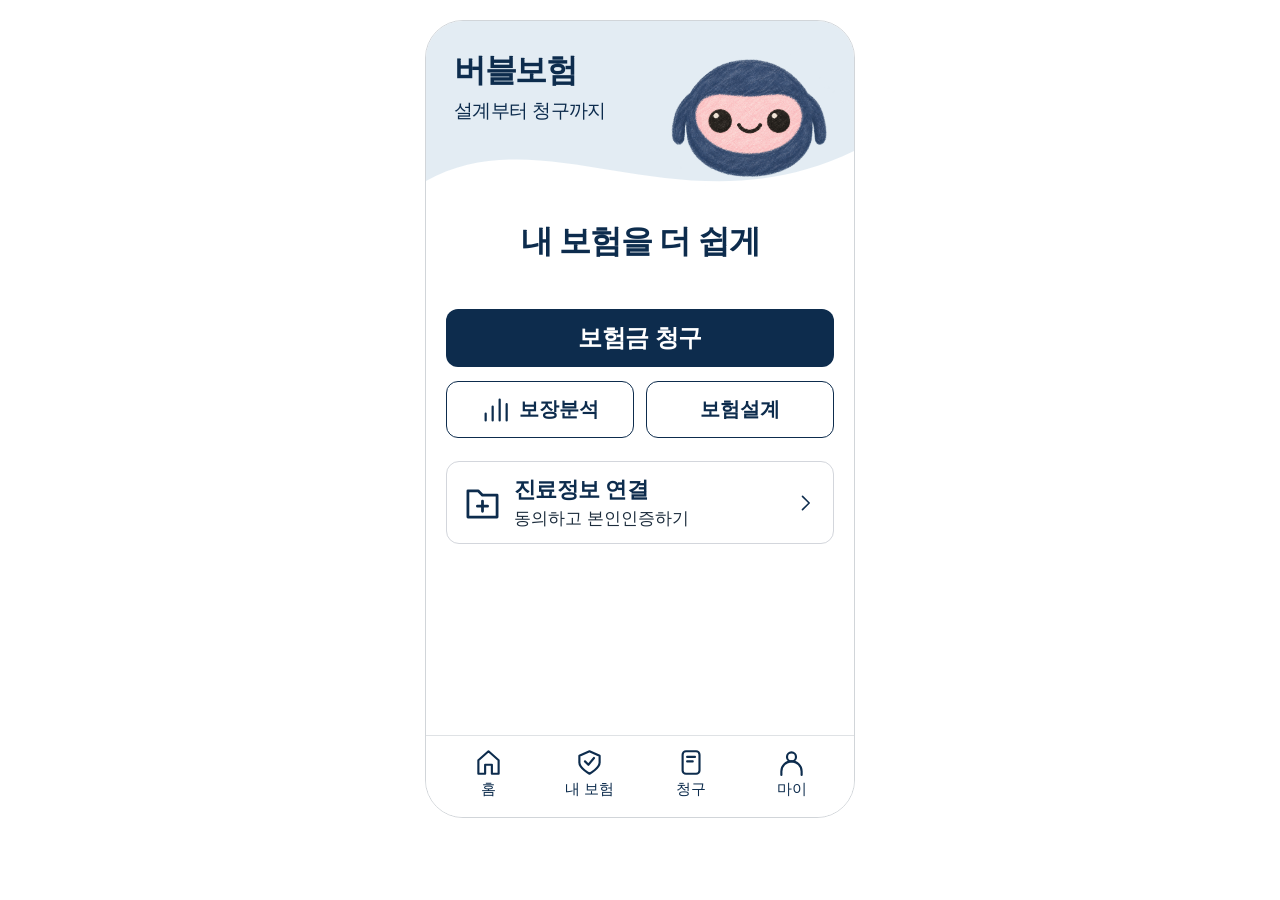
<file: android-customer/app/src/main/assets/index.html>
<!doctype html><html lang="ko"><head><meta charset="utf-8"><meta name="viewport" content="width=device-width,initial-scale=1"><meta name="theme-color" content="#e3ecf3"><title>버블보험 · 고객</title><style>
*{box-sizing:border-box}body{margin:0;background:#fff;color:#0d2c4d;font-family:Arial,"Noto Sans KR",sans-serif;padding-bottom:calc(82px + env(safe-area-inset-bottom,0px))}button,input{font:inherit}button{color:inherit;cursor:pointer;background:none;border:0}button:focus-visible,input:focus-visible{outline:3px solid #86a6c4;outline-offset:3px}svg{width:28px;height:28px;flex-shrink:0}.phone{max-width:430px;margin:20px auto 0;border:1px solid #d1d5d9;border-radius:38px;overflow:hidden;container-type:inline-size;min-height:calc(100dvh - 102px)}header{height:174px;position:relative;background:#e3ecf3;padding:28px 28px 0}.brand{font-size:32px;font-weight:1000;letter-spacing:-1.5px}header p{font-size:19px;margin:5px 0 0;letter-spacing:-.6px}header img{position:absolute;width:45cqw;height:auto;right:8px;top:0;z-index:1}.wave{position:absolute;left:0;bottom:-1px;width:100%;height:45px}.content{padding:12px 20px 28px}h1{text-align:center;font-size:32px;letter-spacing:-1.2px;margin:13px 0 21px;font-weight:900}.budget{border:1px solid #d3d6dc;border-radius:16px;padding:16px 20px 17px;color:#14273b}.budget label{font-size:18px;font-weight:650}.amount{display:block;font-size:35px;line-height:1.45;font-weight:800;letter-spacing:-1px}.hint{font-size:16px;margin:3px 0 16px}.range{appearance:none;width:100%;height:10px;border-radius:10px;display:block;margin:0;background:linear-gradient(to right,#0d2c4d 25.93%,#e0e5eb 25.93%)}.range::-webkit-slider-thumb{appearance:none;width:23px;height:23px;border:2px solid #0d2c4d;background:white;border-radius:50%;box-shadow:0 2px 4px #0d2c4d33}.range::-moz-range-thumb{width:20px;height:20px;border:2px solid #0d2c4d;background:white;border-radius:50%}.limits{display:flex;justify-content:space-between;font-size:17px;margin-top:12px}.primary{width:100%;height:58px;border-radius:12px;background:#0d2c4d;color:white;font-weight:750;font-size:24px;margin:24px 0 14px;letter-spacing:-.6px}.pair{display:grid;grid-template-columns:1fr 1fr;gap:12px}.secondary{height:57px;display:flex;gap:10px;align-items:center;justify-content:center;border:1.4px solid #0d2c4d;border-radius:12px;font-weight:700;font-size:20px;white-space:nowrap}.link-record{display:flex;align-items:center;gap:14px;width:100%;text-align:left;border:1px solid #d3d6dc;border-radius:13px;padding:13px 18px;margin-top:23px}.link-record>svg:first-child{width:35px;height:35px}.link-record span{flex:1}.link-record b{display:block;font-size:22px;letter-spacing:-.6px}.link-record small{display:block;font-size:17px;color:#1d2d3d;margin-top:2px}.link-record>svg:last-child{width:20px}.bottomnav{position:fixed;bottom:0;left:50%;transform:translateX(-50%);width:100%;max-width:430px;background:white;border-top:1px solid #dfe2e5;display:grid;grid-template-columns:repeat(4,1fr);height:calc(82px + env(safe-area-inset-bottom,0px));padding:13px 12px calc(16px + env(safe-area-inset-bottom,0px));z-index:20}.bottomnav button{display:flex;align-items:center;flex-direction:column;gap:4px;font-size:15px;padding:0}.bottomnav svg{width:27px;height:27px}#toast{display:none;position:fixed;bottom:calc(94px + env(safe-area-inset-bottom,0px));left:50%;transform:translateX(-50%);background:#0d2c4d;color:white;padding:14px 20px;border-radius:12px;width:max-content;max-width:90%;font-size:14px;z-index:30;line-height:1.5}@media(max-width:450px){.phone{margin:0 auto;border:0;border-radius:0;min-height:calc(100dvh - 82px)}header{padding-left:24px;padding-right:24px}}@media(max-width:370px){header{padding-left:20px;height:160px}.brand{font-size:29px}header p{font-size:17px}h1{font-size:29px}.content{padding-left:18px;padding-right:18px}.secondary{font-size:18px;gap:7px}.link-record{padding:12px;gap:10px}.link-record b{font-size:20px}.link-record small{font-size:15px}}
</style></head><body><main class="phone"><header><div class="brand">버블보험</div><p>설계부터 청구까지</p><img src="assets/bubble.png" alt="버블이"><svg class="wave" viewBox="0 0 600 60" preserveAspectRatio="none" aria-hidden="true"><path d="M0 40C170-50 360 110 600 0V60H0Z" fill="white"/></svg></header><section class="content"><h1>내 보험을 더 쉽게</h1><div class="budget" id="budgetPanel" hidden><label for="budget">월 보험료 예산</label><output class="amount" id="amount" for="budget">100,000원</output><p class="hint">희망 예산</p><input id="budget" class="range" type="range" min="30000" max="300000" step="10000" value="100000" aria-label="월 보험료 예산"><div class="limits"><span>3만원</span><span>30만원</span></div></div><button class="primary" data-action="claim">보험금 청구</button><div class="pair"><button class="secondary" data-action="analysis"><svg viewBox="0 0 24 24" fill="none" stroke="currentColor" stroke-width="1.9" stroke-linecap="round" stroke-linejoin="round" aria-hidden="true"><path d="M4 21v-6M10 21V9M16 21V3M22 21V7"/></svg>보장분석</button><button class="secondary" data-action="design" aria-controls="budgetPanel" aria-expanded="false">보험설계</button></div><button class="link-record" data-action="connect"><svg viewBox="0 0 24 24" fill="none" stroke="currentColor" stroke-width="1.9" stroke-linecap="round" stroke-linejoin="round" aria-hidden="true"><path d="M2 7V4h7l3 3h10v15H2Z"/><path d="M12 11v7M8.5 14.5h7"/></svg><span><b>진료정보 연결</b><small>동의하고 본인인증하기</small></span><svg viewBox="0 0 24 24" fill="none" stroke="currentColor" stroke-width="1.9" stroke-linecap="round" stroke-linejoin="round" aria-hidden="true"><path d="m9 4 8 8-8 8"/></svg></button></section><nav class="bottomnav" aria-label="하단 메뉴"><button data-action="home"><svg viewBox="0 0 24 24" fill="none" stroke="currentColor" stroke-width="1.9" stroke-linecap="round" stroke-linejoin="round" aria-hidden="true"><path d="m3 10 9-8 9 8v12h-6v-8H9v8H3Z"/></svg><span>홈</span></button><button data-action="insurance"><svg viewBox="0 0 24 24" fill="none" stroke="currentColor" stroke-width="1.9" stroke-linecap="round" stroke-linejoin="round" aria-hidden="true"><path d="M12 2 3 6v6c0 5 9 10 9 10s9-5 9-10V6Z"/><path d="m8 11 3 3 5-6"/></svg><span>내 보험</span></button><button data-action="claim"><svg viewBox="0 0 24 24" fill="none" stroke="currentColor" stroke-width="1.9" stroke-linecap="round" stroke-linejoin="round" aria-hidden="true"><rect x="5" y="2" width="15" height="20" rx="3"/><path d="M9 7h7M9 11h5"/></svg><span>청구</span></button><button data-action="my"><svg viewBox="0 0 24 24" fill="none" stroke="currentColor" stroke-width="1.9" stroke-linecap="round" stroke-linejoin="round" aria-hidden="true"><circle cx="12" cy="7" r="4"/><path d="M3 23v-3a9 9 0 0 1 18 0v3"/></svg><span>마이</span></button></nav></main><div id="toast" role="status"></div><script>
const budget=document.querySelector('#budget'),amount=document.querySelector('#amount');function updateBudget(){const value=Number(budget.value);amount.textContent=value.toLocaleString('ko-KR')+'원';budget.setAttribute('aria-valuetext',amount.textContent);const p=(value-30000)/270000*100;budget.style.background='linear-gradient(to right,#0d2c4d '+p+'%,#e0e5eb '+p+'%)'}budget.addEventListener('input',updateBudget);updateBudget();let timer;function notice(message){const t=document.querySelector('#toast');t.textContent=message;t.style.display='block';clearTimeout(timer);timer=setTimeout(()=>t.style.display='none',3500)}const messages={design:'보험 설계 기능은 준비 중입니다.',analysis:'보장분석 기능은 준비 중입니다.',claim:'보험금 청구 기능은 아직 연결되지 않았습니다.',connect:'본인인증 및 진료정보 조회는 아직 연결되지 않았습니다.',insurance:'보험 정보 연결을 준비 중입니다.',my:'마이페이지는 준비 중입니다.'};document.querySelectorAll('[data-action]').forEach(b=>b.onclick=()=>{if(b.dataset.action==='design'){document.querySelector('#budgetPanel').hidden=false;b.setAttribute('aria-expanded','true');budget.focus({preventScroll:true});document.querySelector('#budgetPanel').scrollIntoView({behavior:'smooth',block:'center'});}else if(b.dataset.action==='home'){document.querySelector('#budgetPanel').hidden=true;document.querySelector('[data-action=design]').setAttribute('aria-expanded','false');window.scrollTo({top:0,behavior:'smooth'});}else if(b.dataset.action==='connect'){location.href='https://bubble.local/connect';}else if(b.dataset.action==='my'){location.href='https://bubble.local/records';}else notice(messages[b.dataset.action])});
</script></body></html>
</file>
